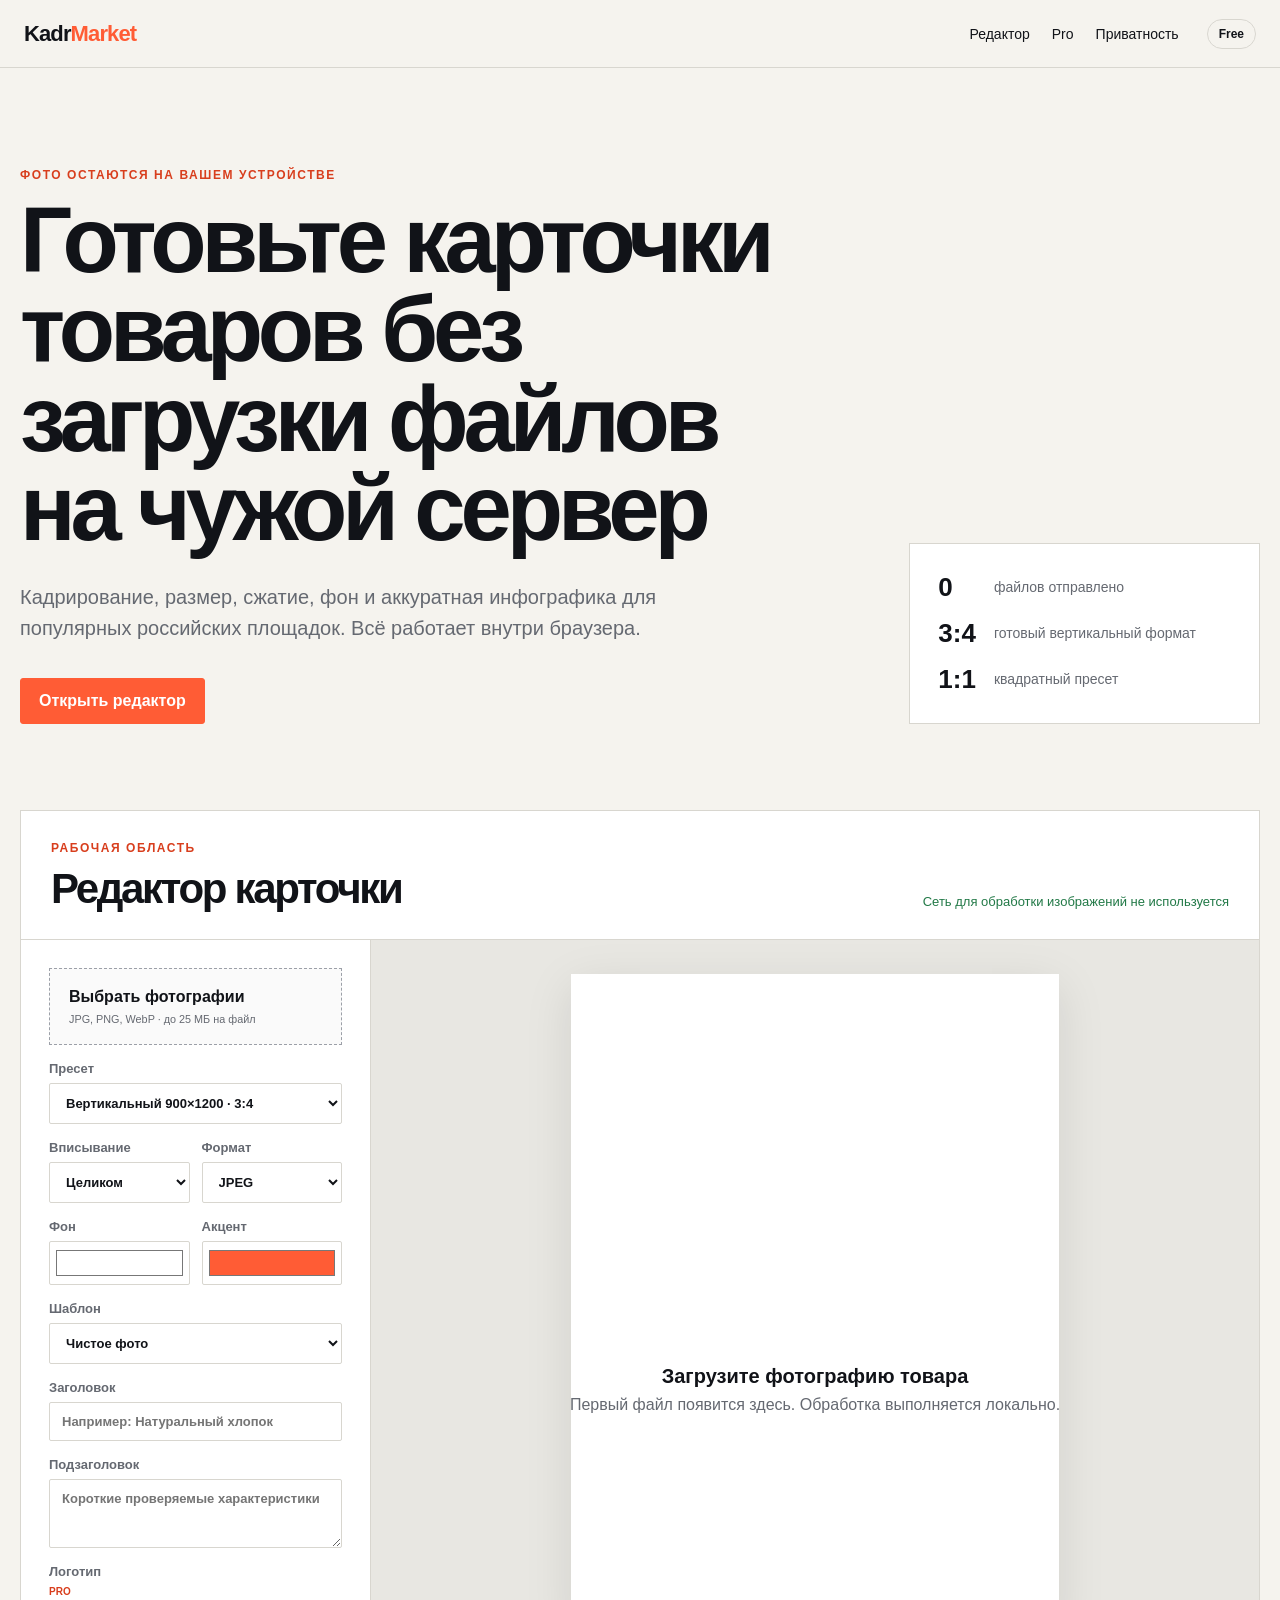
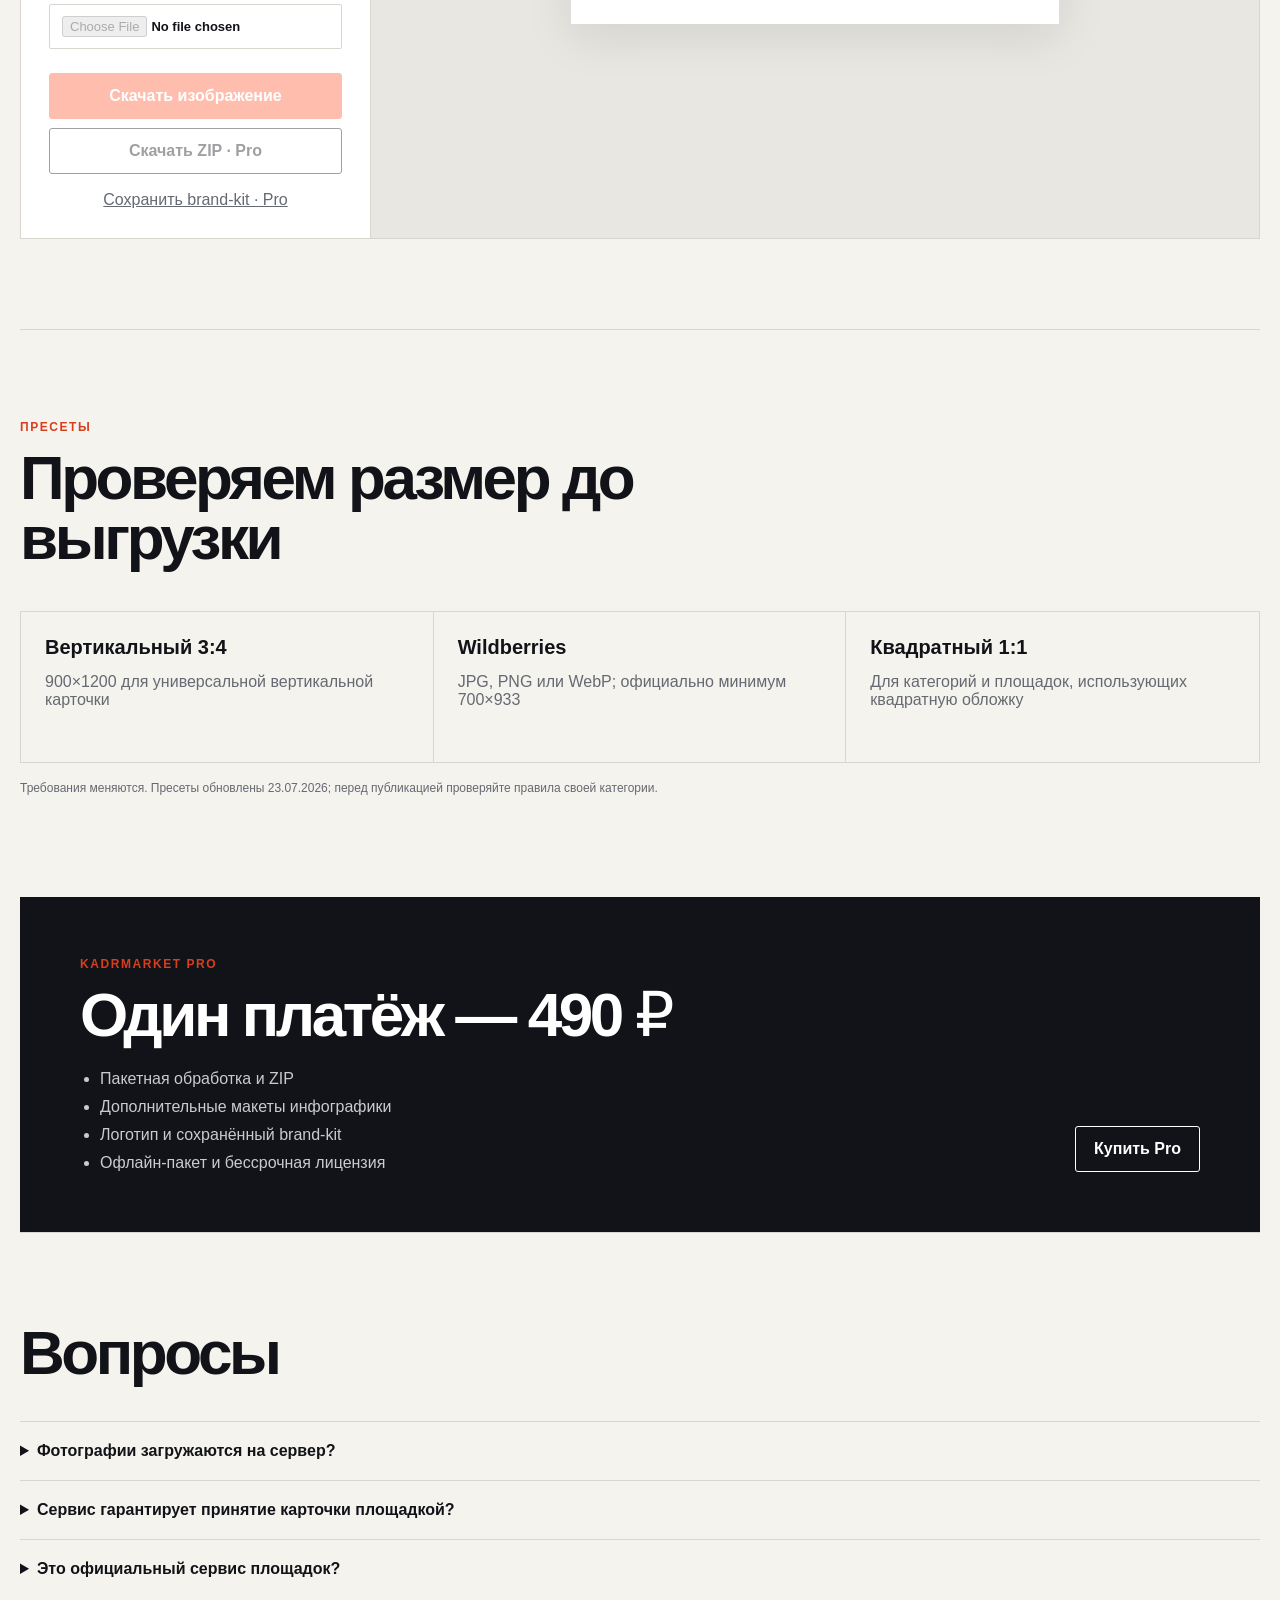
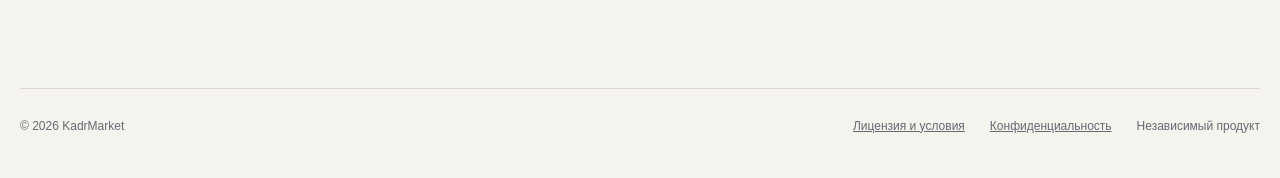
<file: index.html>
<!doctype html>
<html lang="ru">
<head>
  <meta charset="UTF-8">
  <meta name="viewport" content="width=device-width, initial-scale=1.0">
  <meta name="description" content="Подготовка фотографий для карточек товаров: кадрирование 3:4 и 1:1, resize, сжатие, инфографика и пакетный экспорт. Обработка локально в браузере.">
  <meta name="theme-color" content="#111318">
  <link rel="manifest" href="./manifest.webmanifest">
  <title>KadrMarket — подготовка фото для маркетплейсов</title>
  <script src="./config.js"></script>
  <script src="./license-data.js"></script>
  <script type="application/ld+json">
  {
    "@context":"https://schema.org",
    "@type":"SoftwareApplication",
    "name":"KadrMarket",
    "applicationCategory":"MultimediaApplication",
    "operatingSystem":"Любая система с современным браузером",
    "offers":[
      {"@type":"Offer","price":"0","priceCurrency":"RUB","name":"Free"},
      {"@type":"Offer","price":"490","priceCurrency":"RUB","name":"Pro"}
    ]
  }
  </script>
  <script type="module" crossorigin src="./assets/index-DxPdxeED.js"></script>
  <link rel="stylesheet" crossorigin href="./assets/index-B1NsbLbi.css">
</head>
<body>
  <header class="topbar">
    <a class="brand" href="#top">Kadr<span>Market</span></a>
    <nav>
      <a href="#editor">Редактор</a>
      <a href="#pro">Pro</a>
      <a href="./privacy.html">Приватность</a>
    </nav>
    <div id="licenseBadge" class="license-badge">Free</div>
  </header>

  <main id="top">
    <section class="hero">
      <div>
        <p class="eyebrow">Фото остаются на вашем устройстве</p>
        <h1>Готовьте карточки товаров без загрузки файлов на чужой сервер</h1>
        <p class="hero-copy">Кадрирование, размер, сжатие, фон и аккуратная инфографика для популярных российских площадок. Всё работает внутри браузера.</p>
        <a class="button primary" href="#editor">Открыть редактор</a>
      </div>
      <div class="hero-proof">
        <b>0</b><span>файлов отправлено</span>
        <b>3:4</b><span>готовый вертикальный формат</span>
        <b>1:1</b><span>квадратный пресет</span>
      </div>
    </section>

    <section id="editor" class="editor-shell">
      <div class="editor-head">
        <div><p class="eyebrow">Рабочая область</p><h2>Редактор карточки</h2></div>
        <p id="privacyStatus" class="privacy-status">Сеть для обработки изображений не используется</p>
      </div>

      <div class="editor-grid">
        <aside class="controls">
          <label class="upload">
            <input id="imageInput" type="file" accept="image/jpeg,image/png,image/webp" multiple>
            <span>Выбрать фотографии</span>
            <small>JPG, PNG, WebP · до 25 МБ на файл</small>
          </label>

          <label>Пресет
            <select id="preset">
              <option value="wb">Вертикальный 900×1200 · 3:4</option>
              <option value="square">Квадратный 1200×1200 · 1:1</option>
              <option value="avito">Горизонтальный 1200×900 · 4:3</option>
              <option value="custom">Свой размер</option>
            </select>
          </label>
          <div id="customSize" class="two-cols hidden">
            <label>Ширина<input id="customWidth" type="number" min="200" max="5000" value="1200"></label>
            <label>Высота<input id="customHeight" type="number" min="200" max="5000" value="1200"></label>
          </div>

          <div class="two-cols">
            <label>Вписывание
              <select id="fit">
                <option value="contain">Целиком</option>
                <option value="cover">Заполнить кадр</option>
              </select>
            </label>
            <label>Формат
              <select id="format">
                <option value="image/jpeg">JPEG</option>
                <option value="image/webp">WebP</option>
                <option value="image/png">PNG</option>
              </select>
            </label>
          </div>

          <div class="two-cols">
            <label>Фон<input id="background" type="color" value="#ffffff"></label>
            <label>Акцент<input id="accent" type="color" value="#ff5c35"></label>
          </div>

          <label>Шаблон
            <select id="template">
              <option value="clean">Чистое фото</option>
              <option value="bold" data-pro>Bold · Pro</option>
              <option value="spec" data-pro>Характеристики · Pro</option>
              <option value="minimal" data-pro>Минимал · Pro</option>
            </select>
          </label>
          <label>Заголовок<input id="titleText" maxlength="55" placeholder="Например: Натуральный хлопок"></label>
          <label>Подзаголовок<textarea id="subtitleText" maxlength="120" rows="3" placeholder="Короткие проверяемые характеристики"></textarea></label>
          <label>Логотип <span class="pro-mark">Pro</span><input id="logoInput" type="file" accept="image/png,image/jpeg,image/webp" data-pro></label>

          <div class="actions">
            <button id="exportOne" class="button primary" disabled>Скачать изображение</button>
            <button id="exportBatch" class="button secondary" data-pro disabled>Скачать ZIP · Pro</button>
          </div>
          <button id="saveBrand" class="link-button" data-pro>Сохранить brand-kit · Pro</button>
        </aside>

        <section class="workspace">
          <canvas id="previewCanvas" width="900" height="1200"></canvas>
          <div id="emptyState" class="empty-state">
            <strong>Загрузите фотографию товара</strong>
            <span>Первый файл появится здесь. Обработка выполняется локально.</span>
          </div>
          <div id="fileStrip" class="file-strip"></div>
          <p id="imageMeta" class="image-meta"></p>
        </section>
      </div>
    </section>

    <section class="requirements">
      <p class="eyebrow">Пресеты</p>
      <h2>Проверяем размер до выгрузки</h2>
      <div class="requirement-grid">
        <article><b>Вертикальный 3:4</b><span>900×1200 для универсальной вертикальной карточки</span></article>
        <article><b>Wildberries</b><span>JPG, PNG или WebP; официально минимум 700×933</span></article>
        <article><b>Квадратный 1:1</b><span>Для категорий и площадок, использующих квадратную обложку</span></article>
      </div>
      <p class="source-note">Требования меняются. Пресеты обновлены 23.07.2026; перед публикацией проверяйте правила своей категории.</p>
    </section>

    <section id="pro" class="pro-section">
      <div>
        <p class="eyebrow">KadrMarket Pro</p>
        <h2>Один платёж — 490 ₽</h2>
        <ul>
          <li>Пакетная обработка и ZIP</li>
          <li>Дополнительные макеты инфографики</li>
          <li>Логотип и сохранённый brand-kit</li>
          <li>Офлайн-пакет и бессрочная лицензия</li>
        </ul>
      </div>
      <button id="buyPro" class="button light">Купить Pro</button>
    </section>

    <section class="faq">
      <h2>Вопросы</h2>
      <details><summary>Фотографии загружаются на сервер?</summary><p>Нет. Декодирование, Canvas и экспорт работают локально в браузере. KadrMarket не получает содержимое файлов.</p></details>
      <details><summary>Сервис гарантирует принятие карточки площадкой?</summary><p>Нет. Технические требования и правила категорий меняются; окончательное решение принимает площадка.</p></details>
      <details><summary>Это официальный сервис площадок?</summary><p>Нет. KadrMarket — независимый редактор и не аффилирован с Avito, Ozon или Wildberries.</p></details>
    </section>
  </main>

  <dialog id="orderDialog">
    <form method="dialog">
      <button class="dialog-close" aria-label="Закрыть">×</button>
      <p class="eyebrow">Покупка Pro</p>
      <h2>Оплата по СБП</h2>
      <div class="order-data">
        <span>Заказ</span><b id="orderId"></b>
        <span>Банк</span><b id="orderBank"></b>
        <span>Телефон</span><b id="orderPhone"></b>
        <span>Получатель</span><b id="orderRecipient"></b>
        <span>Сумма</span><b>490 ₽</b>
      </div>
      <p>После перевода нажмите кнопку: откроется письмо с номером заказа. Лицензия и Pro ZIP придут после проверки поступления.</p>
      <a id="paidEmail" class="button primary" href="#">Я оплатил — отправить письмо</a>
    </form>
  </dialog>

  <footer>
    <span>© 2026 KadrMarket</span>
    <a href="./license.html">Лицензия и условия</a>
    <a href="./privacy.html">Конфиденциальность</a>
    <span>Независимый продукт</span>
  </footer>

</body>
</html>
</file>
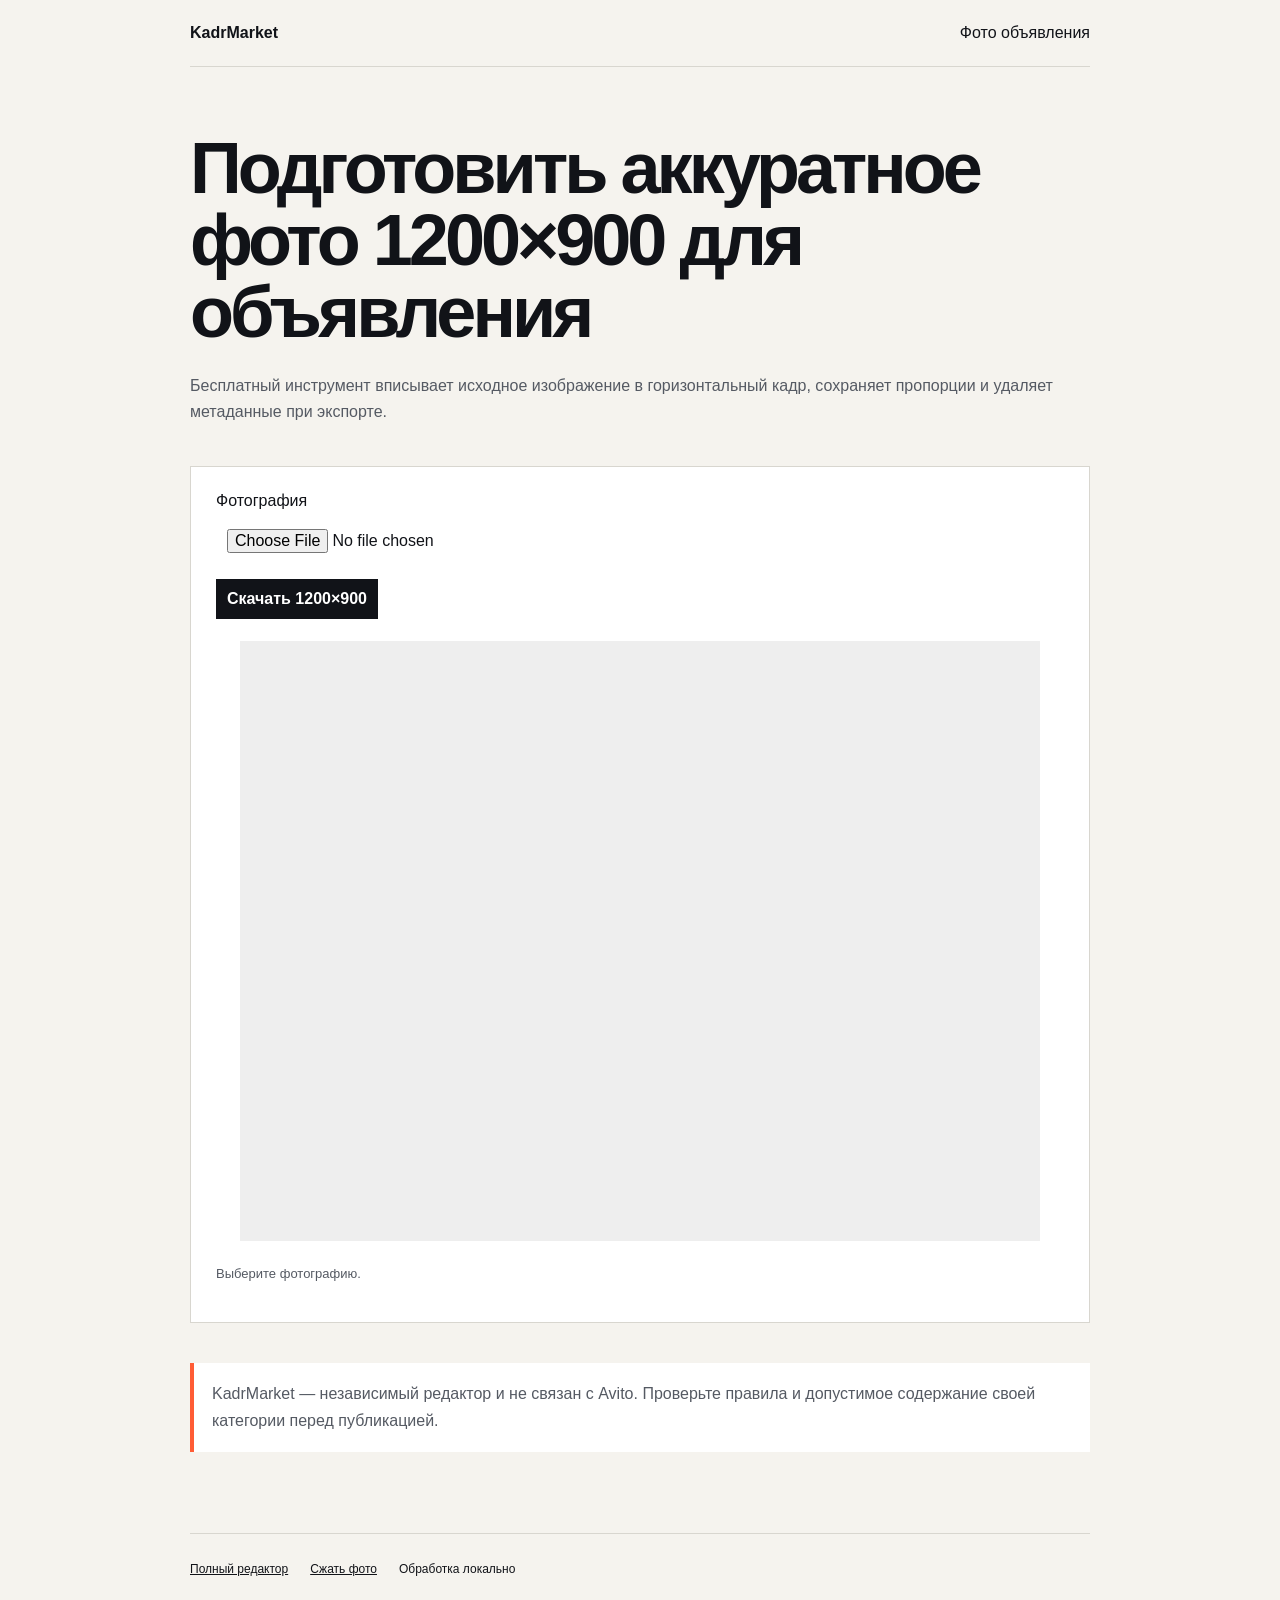
<file: avito-photo.html>
<!doctype html><html lang="ru"><head><meta charset="utf-8"><meta name="viewport" content="width=device-width,initial-scale=1"><meta name="description" content="Подготовить горизонтальное фото 1200×900 для объявления: локальный resize и удаление EXIF."><link rel="stylesheet" href="./info.css"><title>Подготовить фото для объявления — KadrMarket</title></head>
<body><header><a href="./">KadrMarket</a><span>Фото объявления</span></header><main><h1>Подготовить аккуратное фото 1200×900 для объявления</h1><p>Бесплатный инструмент вписывает исходное изображение в горизонтальный кадр, сохраняет пропорции и удаляет метаданные при экспорте.</p>
<section class="tool" data-lite-tool data-width="1200" data-height="900"><label>Фотография<input type="file" accept="image/jpeg,image/png,image/webp"></label><button disabled>Скачать 1200×900</button><canvas width="1200" height="900"></canvas><p class="result">Выберите фотографию.</p></section>
<p class="notice">KadrMarket — независимый редактор и не связан с Avito. Проверьте правила и допустимое содержание своей категории перед публикацией.</p></main><footer><a href="./">Полный редактор</a><a href="./compress-photo.html">Сжать фото</a><span>Обработка локально</span></footer><script src="./tool-lite.js"></script></body></html>
</file>
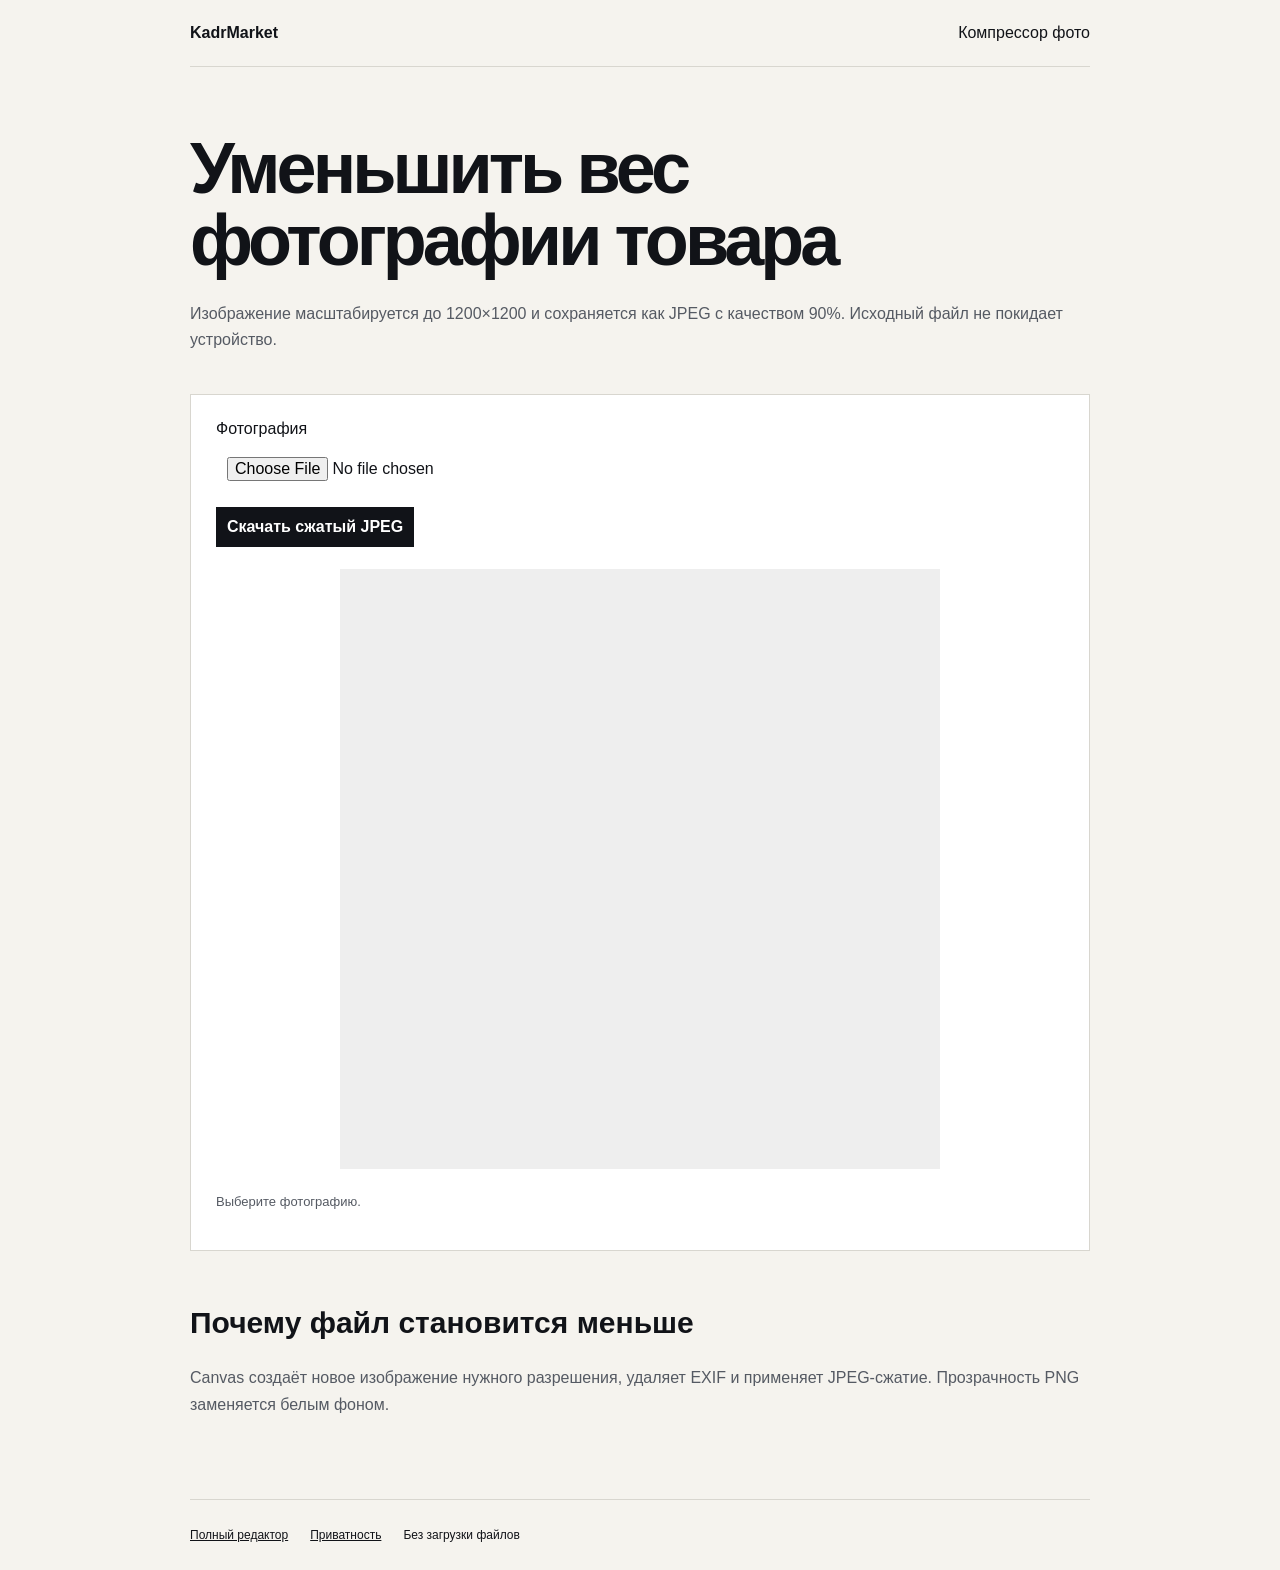
<file: compress-photo.html>
<!doctype html><html lang="ru"><head><meta charset="utf-8"><meta name="viewport" content="width=device-width,initial-scale=1"><meta name="description" content="Сжать и уменьшить фотографию товара до 1200×1200 локально в браузере."><link rel="stylesheet" href="./info.css"><title>Сжать фото товара онлайн — KadrMarket</title></head>
<body><header><a href="./">KadrMarket</a><span>Компрессор фото</span></header><main><h1>Уменьшить вес фотографии товара</h1><p>Изображение масштабируется до 1200×1200 и сохраняется как JPEG с качеством 90%. Исходный файл не покидает устройство.</p>
<section class="tool" data-lite-tool data-width="1200" data-height="1200"><label>Фотография<input type="file" accept="image/jpeg,image/png,image/webp"></label><button disabled>Скачать сжатый JPEG</button><canvas width="1200" height="1200"></canvas><p class="result">Выберите фотографию.</p></section>
<h2>Почему файл становится меньше</h2><p>Canvas создаёт новое изображение нужного разрешения, удаляет EXIF и применяет JPEG-сжатие. Прозрачность PNG заменяется белым фоном.</p></main><footer><a href="./">Полный редактор</a><a href="./privacy.html">Приватность</a><span>Без загрузки файлов</span></footer><script src="./tool-lite.js"></script></body></html>
</file>
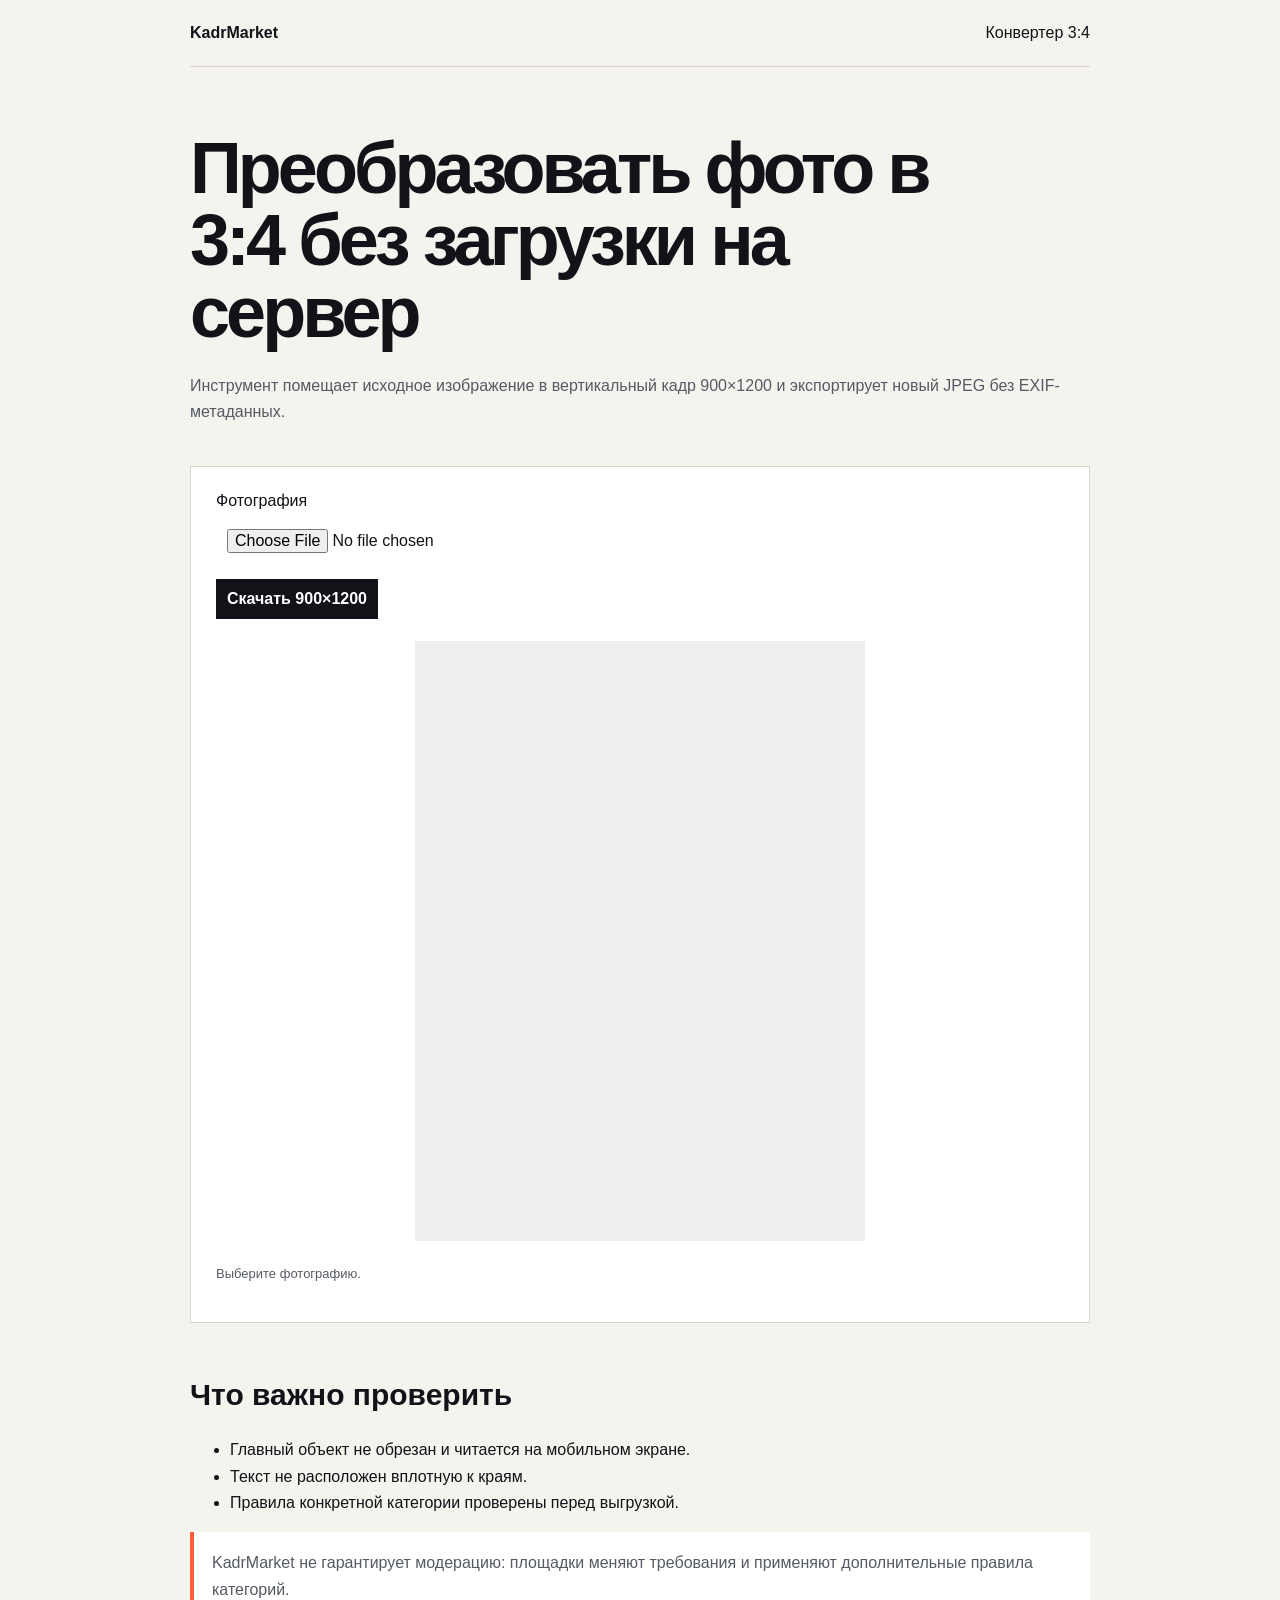
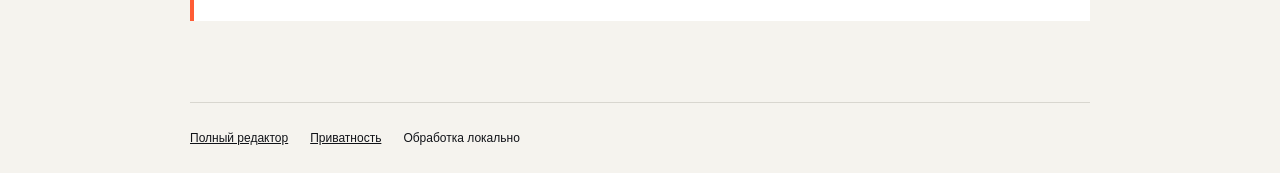
<file: converter-3x4.html>
<!doctype html><html lang="ru"><head><meta charset="utf-8"><meta name="viewport" content="width=device-width,initial-scale=1"><meta name="description" content="Бесплатно преобразовать фото в вертикальный формат 3:4 900×1200. Файл обрабатывается локально в браузере."><link rel="stylesheet" href="./info.css"><title>Конвертер фото 3:4 онлайн — KadrMarket</title></head>
<body><header><a href="./">KadrMarket</a><span>Конвертер 3:4</span></header><main><h1>Преобразовать фото в 3:4 без загрузки на сервер</h1><p>Инструмент помещает исходное изображение в вертикальный кадр 900×1200 и экспортирует новый JPEG без EXIF-метаданных.</p>
<section class="tool" data-lite-tool data-width="900" data-height="1200"><label>Фотография<input type="file" accept="image/jpeg,image/png,image/webp"></label><button disabled>Скачать 900×1200</button><canvas width="900" height="1200"></canvas><p class="result">Выберите фотографию.</p></section>
<h2>Что важно проверить</h2><ul><li>Главный объект не обрезан и читается на мобильном экране.</li><li>Текст не расположен вплотную к краям.</li><li>Правила конкретной категории проверены перед выгрузкой.</li></ul><p class="notice">KadrMarket не гарантирует модерацию: площадки меняют требования и применяют дополнительные правила категорий.</p></main><footer><a href="./">Полный редактор</a><a href="./privacy.html">Приватность</a><span>Обработка локально</span></footer><script src="./tool-lite.js"></script></body></html>
</file>
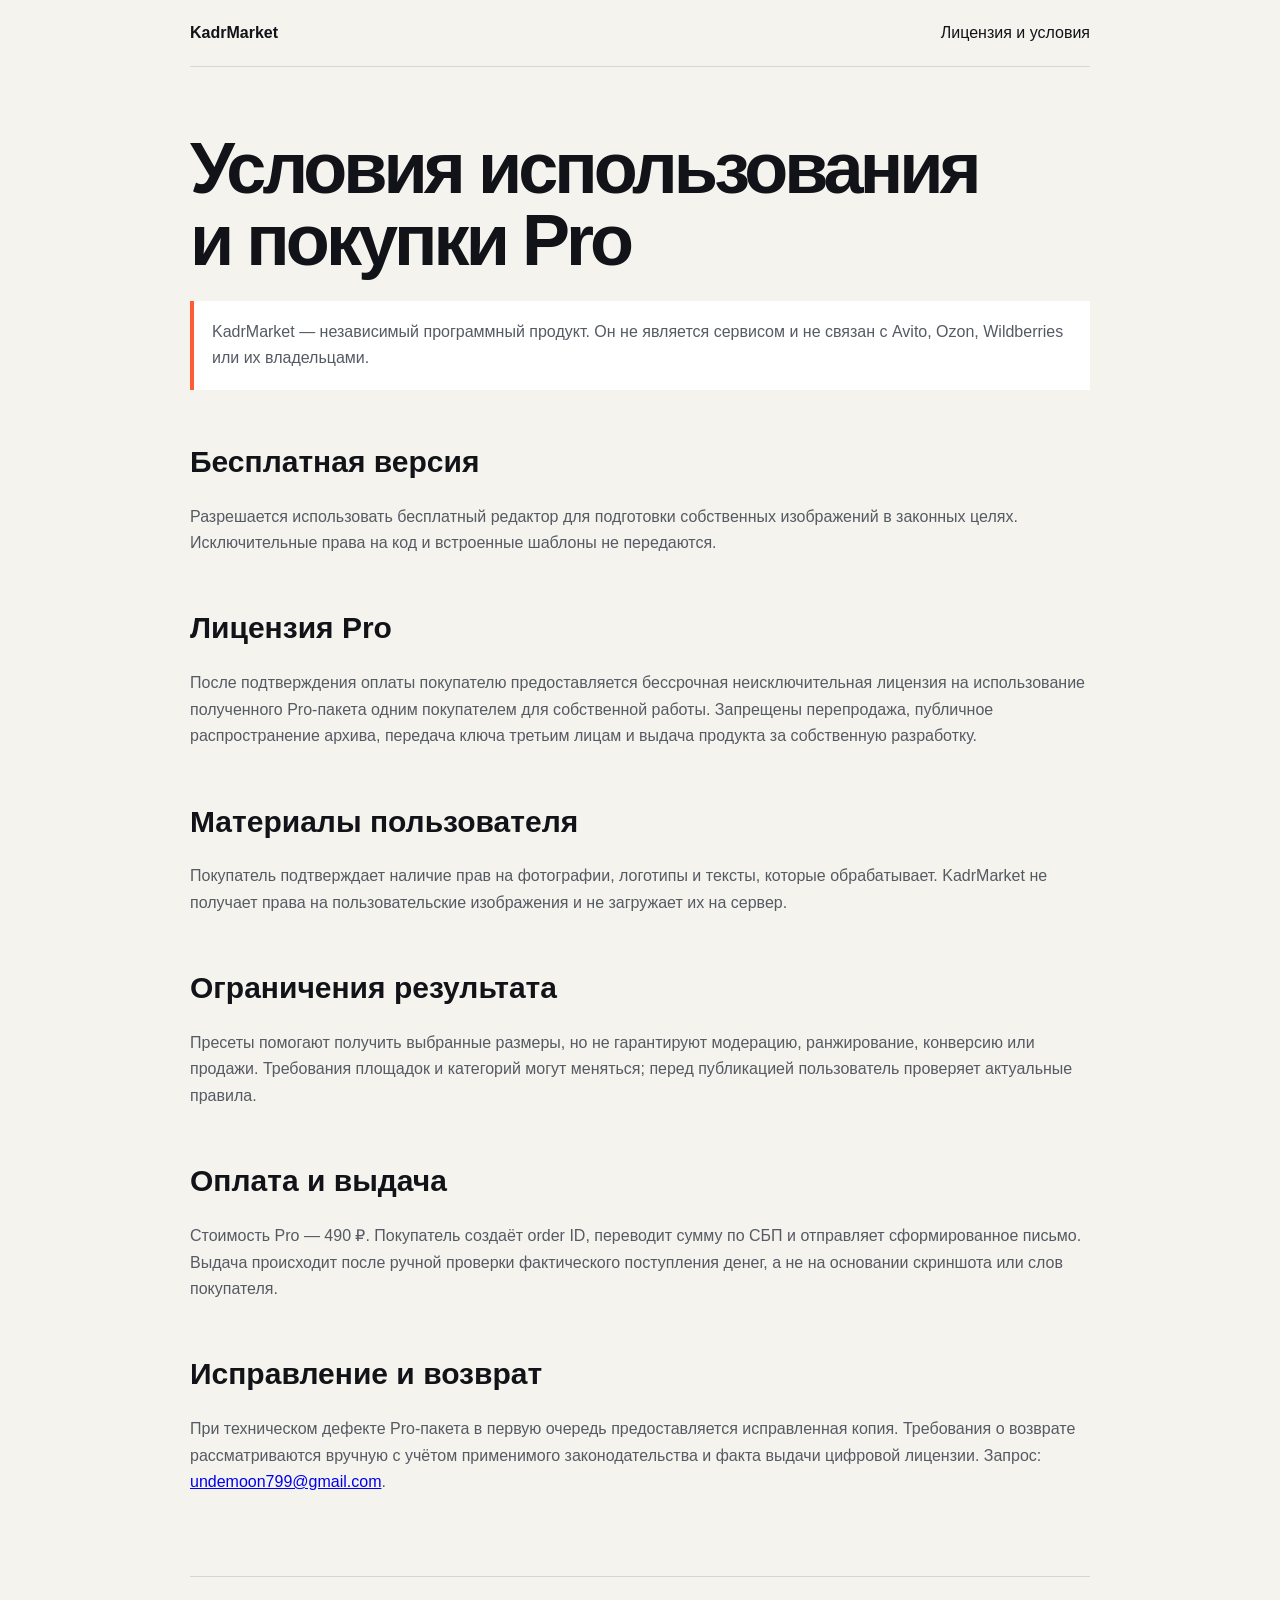
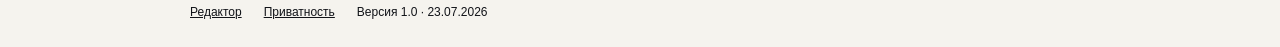
<file: license.html>
<!doctype html><html lang="ru"><head><meta charset="utf-8"><meta name="viewport" content="width=device-width,initial-scale=1"><meta name="robots" content="index,follow"><link rel="stylesheet" href="./info.css"><title>Лицензия и условия KadrMarket</title></head>
<body><header><a href="./">KadrMarket</a><span>Лицензия и условия</span></header><main>
<h1>Условия использования и покупки Pro</h1>
<p class="notice">KadrMarket — независимый программный продукт. Он не является сервисом и не связан с Avito, Ozon, Wildberries или их владельцами.</p>
<h2>Бесплатная версия</h2>
<p>Разрешается использовать бесплатный редактор для подготовки собственных изображений в законных целях. Исключительные права на код и встроенные шаблоны не передаются.</p>
<h2>Лицензия Pro</h2>
<p>После подтверждения оплаты покупателю предоставляется бессрочная неисключительная лицензия на использование полученного Pro-пакета одним покупателем для собственной работы. Запрещены перепродажа, публичное распространение архива, передача ключа третьим лицам и выдача продукта за собственную разработку.</p>
<h2>Материалы пользователя</h2>
<p>Покупатель подтверждает наличие прав на фотографии, логотипы и тексты, которые обрабатывает. KadrMarket не получает права на пользовательские изображения и не загружает их на сервер.</p>
<h2>Ограничения результата</h2>
<p>Пресеты помогают получить выбранные размеры, но не гарантируют модерацию, ранжирование, конверсию или продажи. Требования площадок и категорий могут меняться; перед публикацией пользователь проверяет актуальные правила.</p>
<h2>Оплата и выдача</h2>
<p>Стоимость Pro — 490 ₽. Покупатель создаёт order ID, переводит сумму по СБП и отправляет сформированное письмо. Выдача происходит после ручной проверки фактического поступления денег, а не на основании скриншота или слов покупателя.</p>
<h2>Исправление и возврат</h2>
<p>При техническом дефекте Pro-пакета в первую очередь предоставляется исправленная копия. Требования о возврате рассматриваются вручную с учётом применимого законодательства и факта выдачи цифровой лицензии. Запрос: <a href="mailto:undemoon799@gmail.com">undemoon799@gmail.com</a>.</p>
</main><footer><a href="./">Редактор</a><a href="./privacy.html">Приватность</a><span>Версия 1.0 · 23.07.2026</span></footer></body></html>
</file>
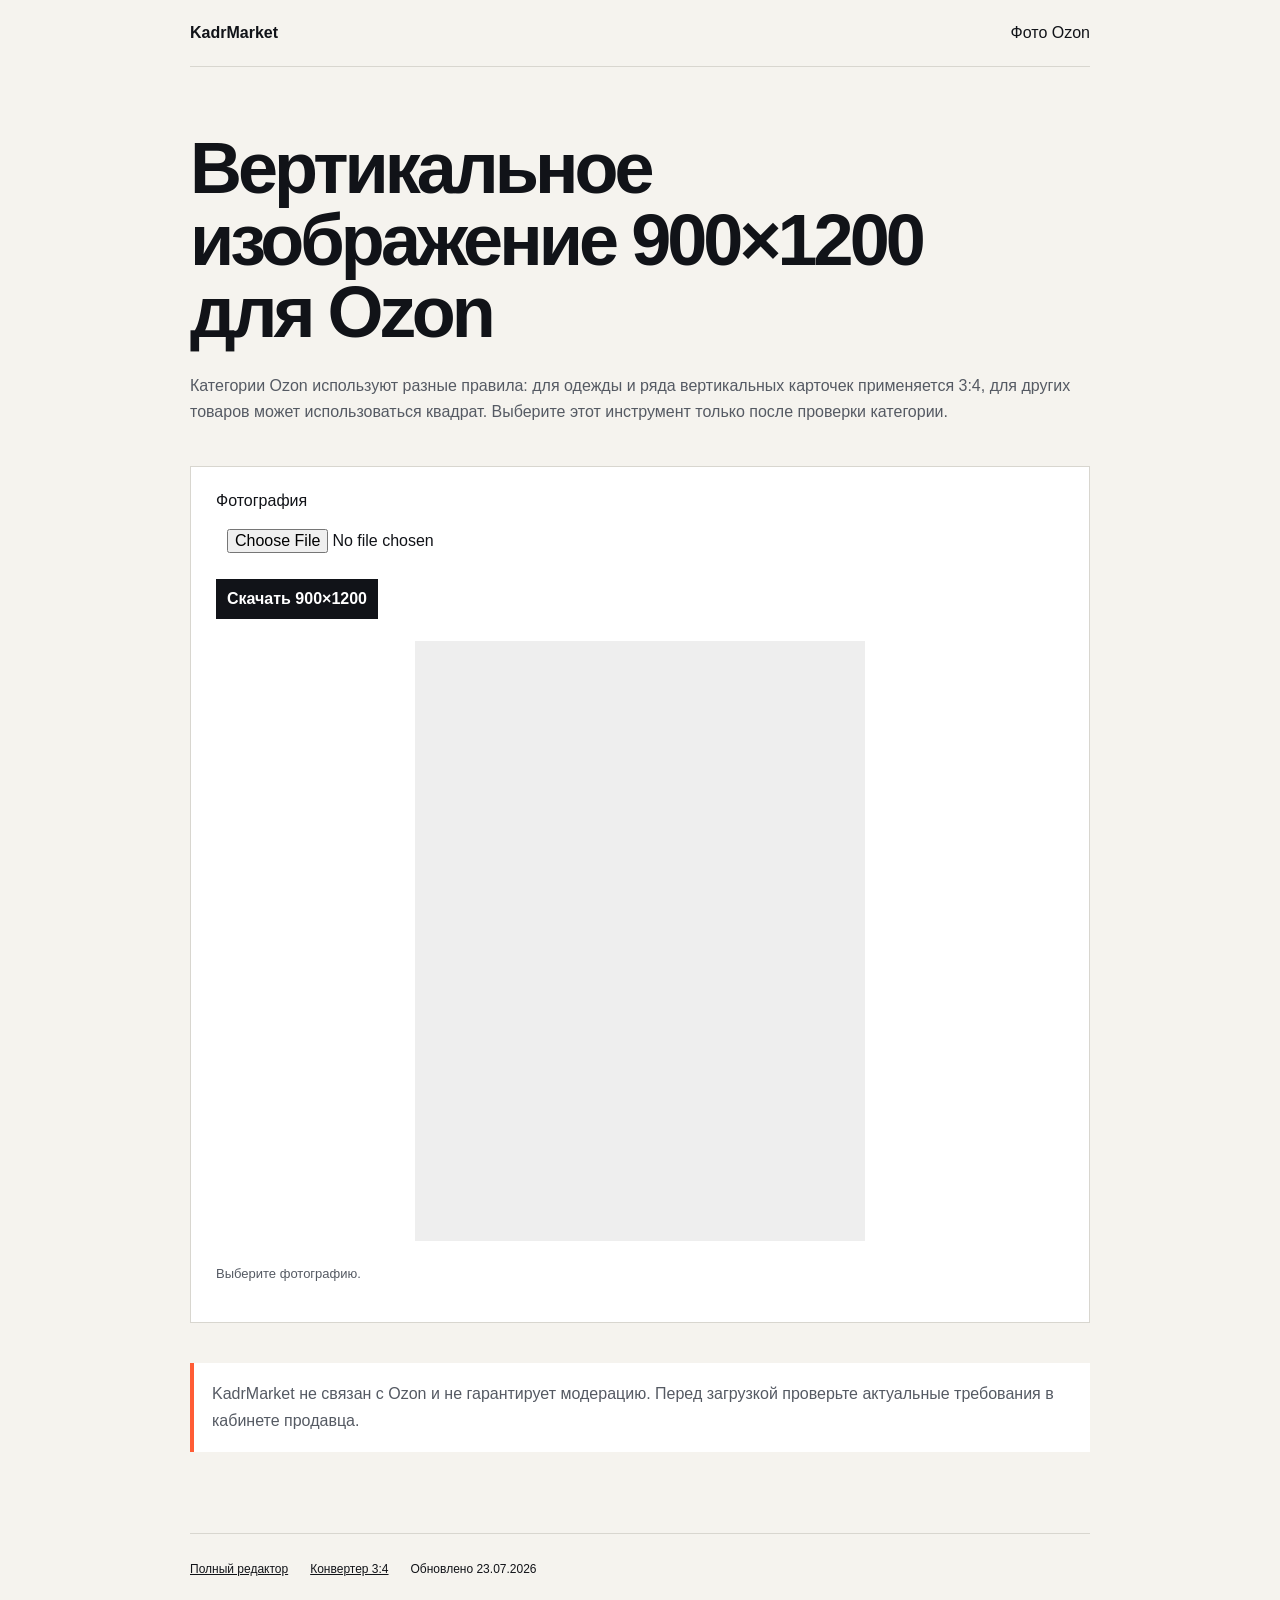
<file: ozon-image.html>
<!doctype html><html lang="ru"><head><meta charset="utf-8"><meta name="viewport" content="width=device-width,initial-scale=1"><meta name="description" content="Подготовить вертикальное изображение 900×1200 для категорий Ozon, использующих формат 3:4."><link rel="stylesheet" href="./info.css"><title>Подготовка изображения Ozon 900×1200 — KadrMarket</title></head>
<body><header><a href="./">KadrMarket</a><span>Фото Ozon</span></header><main><h1>Вертикальное изображение 900×1200 для Ozon</h1><p>Категории Ozon используют разные правила: для одежды и ряда вертикальных карточек применяется 3:4, для других товаров может использоваться квадрат. Выберите этот инструмент только после проверки категории.</p>
<section class="tool" data-lite-tool data-width="900" data-height="1200"><label>Фотография<input type="file" accept="image/jpeg,image/png,image/webp"></label><button disabled>Скачать 900×1200</button><canvas width="900" height="1200"></canvas><p class="result">Выберите фотографию.</p></section>
<p class="notice">KadrMarket не связан с Ozon и не гарантирует модерацию. Перед загрузкой проверьте актуальные требования в кабинете продавца.</p></main><footer><a href="./">Полный редактор</a><a href="./converter-3x4.html">Конвертер 3:4</a><span>Обновлено 23.07.2026</span></footer><script src="./tool-lite.js"></script></body></html>
</file>
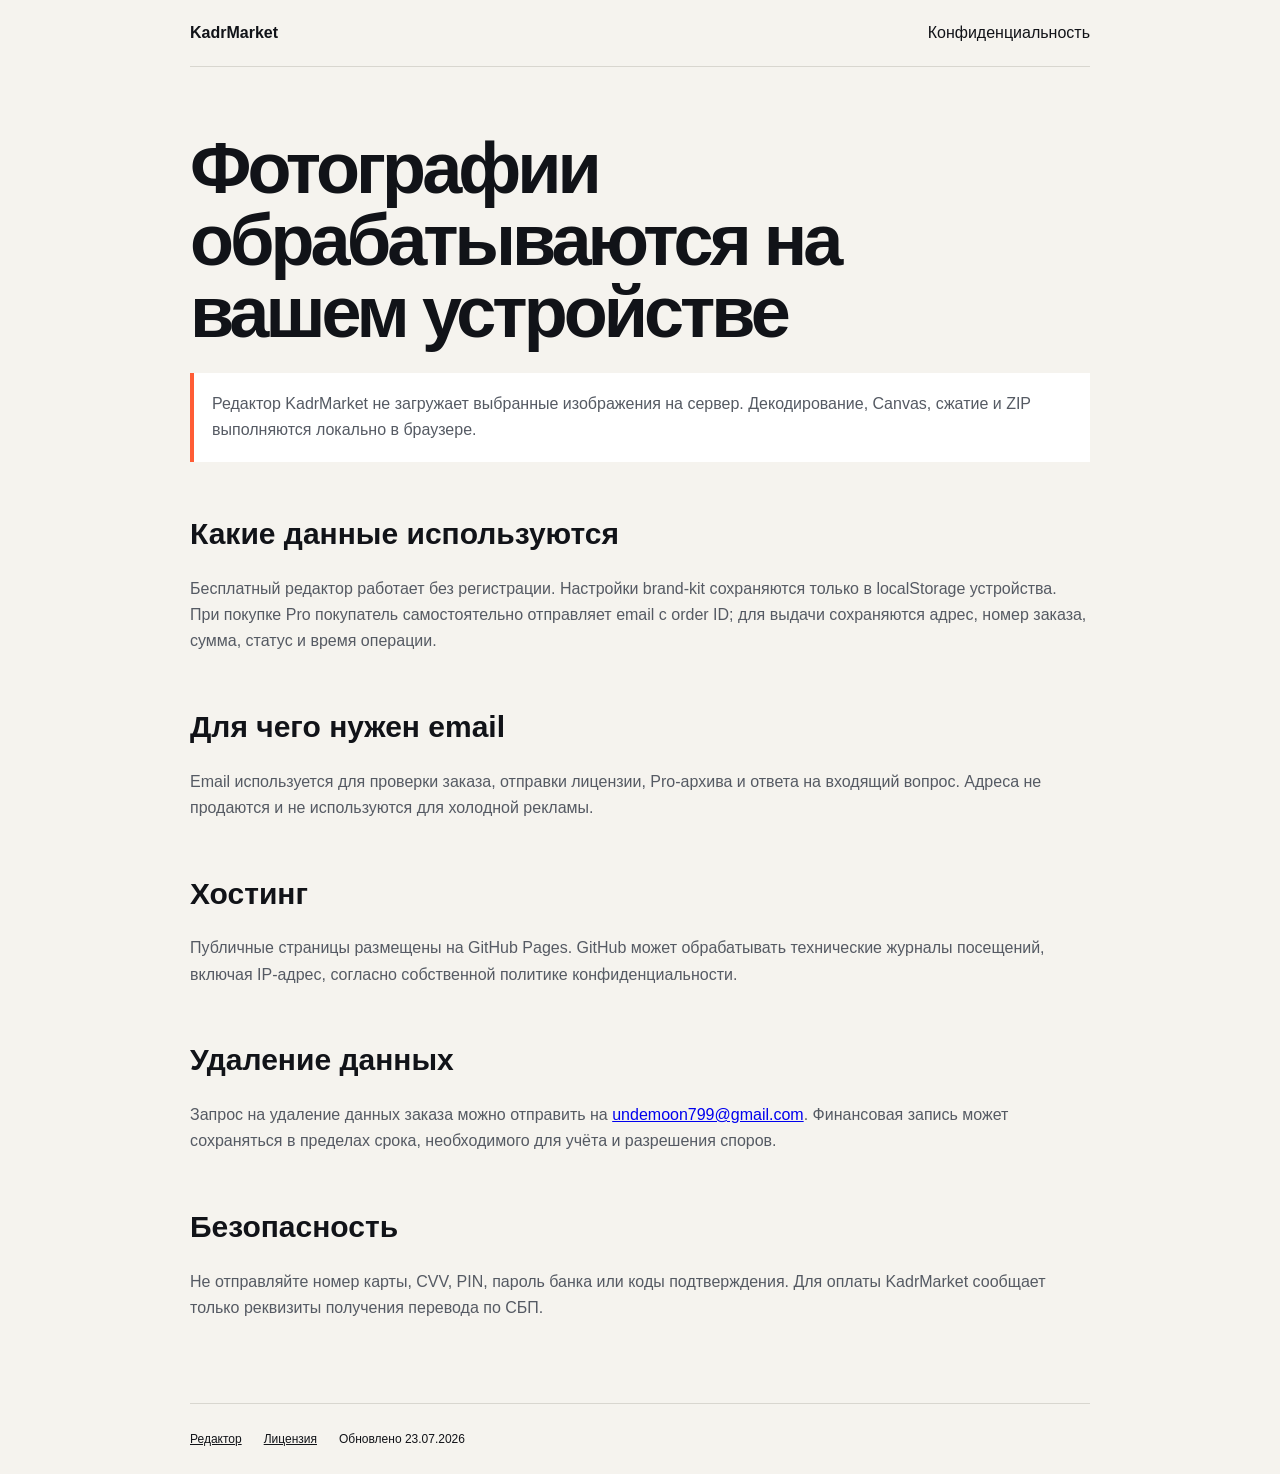
<file: privacy.html>
<!doctype html><html lang="ru"><head><meta charset="utf-8"><meta name="viewport" content="width=device-width,initial-scale=1"><meta name="robots" content="index,follow"><link rel="stylesheet" href="./info.css"><title>Конфиденциальность KadrMarket</title></head>
<body><header><a href="./">KadrMarket</a><span>Конфиденциальность</span></header><main>
<h1>Фотографии обрабатываются на вашем устройстве</h1>
<p class="notice">Редактор KadrMarket не загружает выбранные изображения на сервер. Декодирование, Canvas, сжатие и ZIP выполняются локально в браузере.</p>
<h2>Какие данные используются</h2>
<p>Бесплатный редактор работает без регистрации. Настройки brand-kit сохраняются только в localStorage устройства. При покупке Pro покупатель самостоятельно отправляет email с order ID; для выдачи сохраняются адрес, номер заказа, сумма, статус и время операции.</p>
<h2>Для чего нужен email</h2>
<p>Email используется для проверки заказа, отправки лицензии, Pro-архива и ответа на входящий вопрос. Адреса не продаются и не используются для холодной рекламы.</p>
<h2>Хостинг</h2>
<p>Публичные страницы размещены на GitHub Pages. GitHub может обрабатывать технические журналы посещений, включая IP-адрес, согласно собственной политике конфиденциальности.</p>
<h2>Удаление данных</h2>
<p>Запрос на удаление данных заказа можно отправить на <a href="mailto:undemoon799@gmail.com">undemoon799@gmail.com</a>. Финансовая запись может сохраняться в пределах срока, необходимого для учёта и разрешения споров.</p>
<h2>Безопасность</h2>
<p>Не отправляйте номер карты, CVV, PIN, пароль банка или коды подтверждения. Для оплаты KadrMarket сообщает только реквизиты получения перевода по СБП.</p>
</main><footer><a href="./">Редактор</a><a href="./license.html">Лицензия</a><span>Обновлено 23.07.2026</span></footer></body></html>
</file>
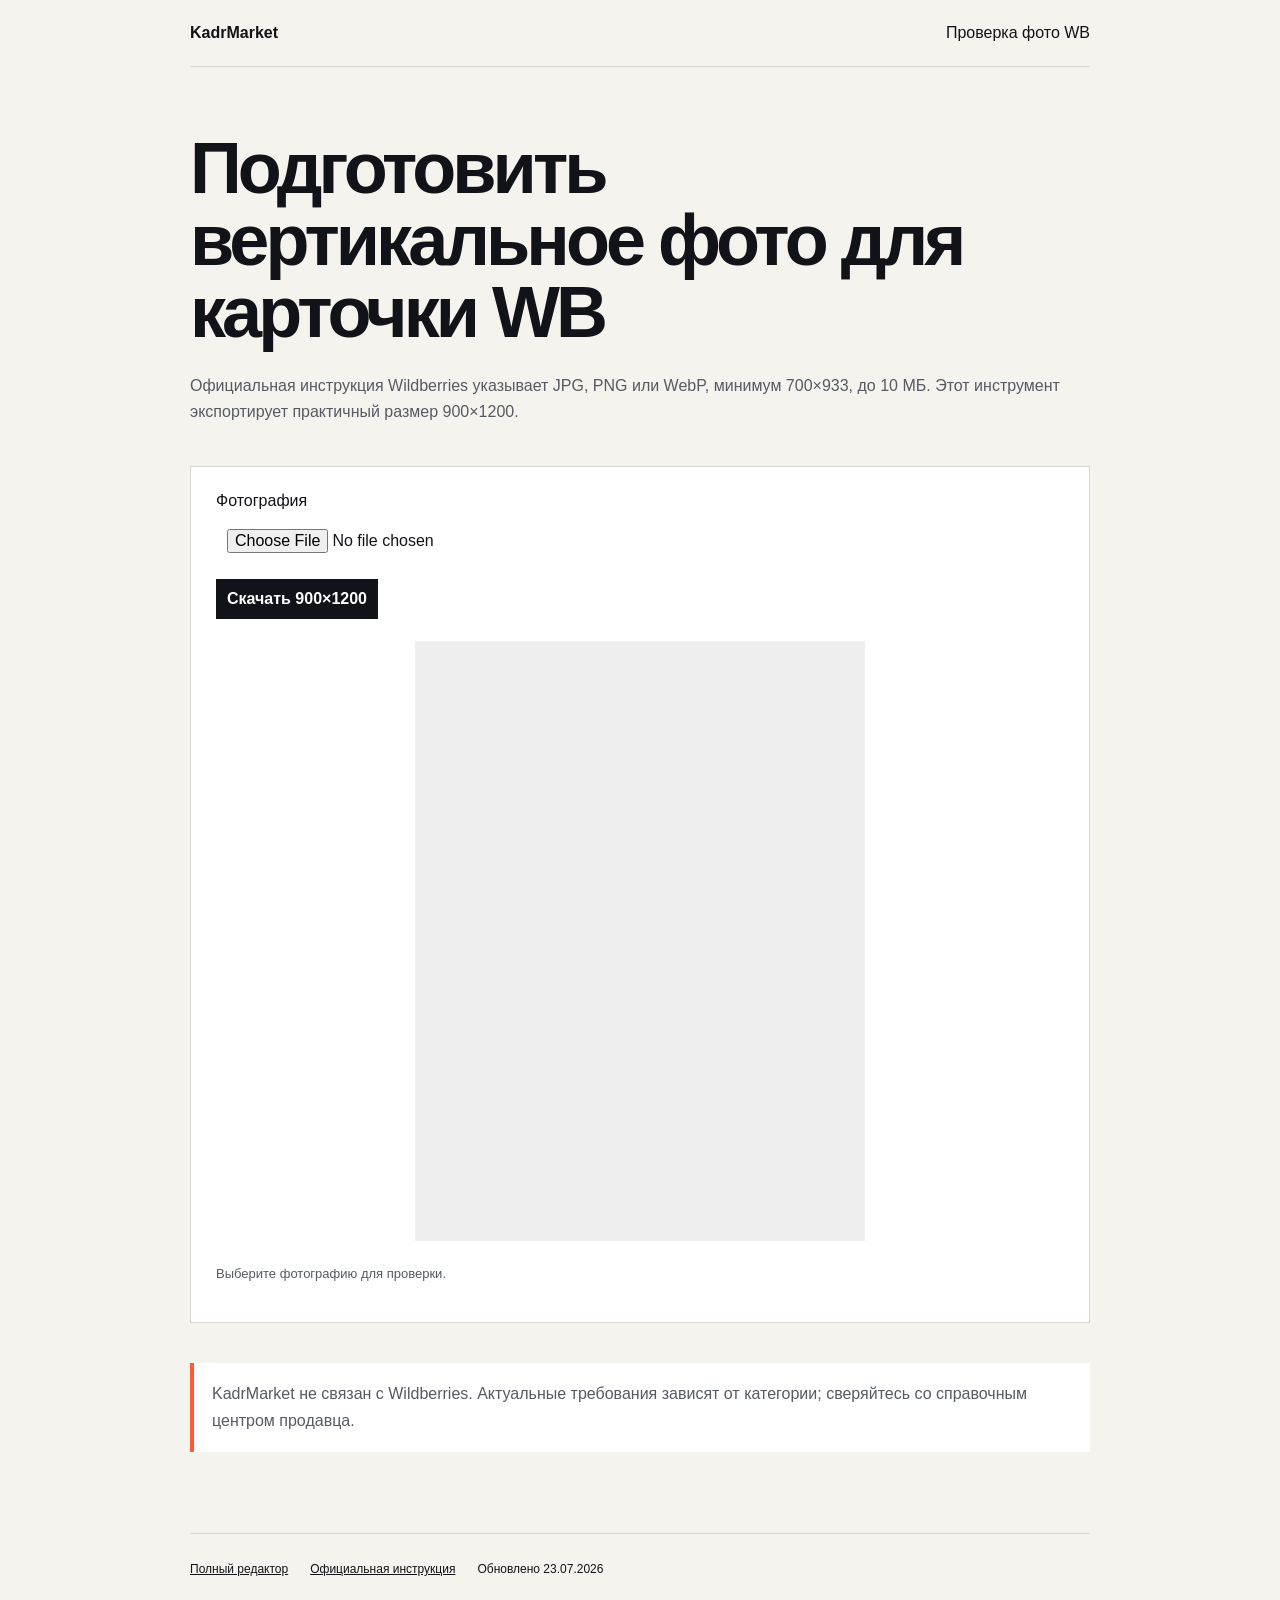
<file: wb-photo-check.html>
<!doctype html><html lang="ru"><head><meta charset="utf-8"><meta name="viewport" content="width=device-width,initial-scale=1"><meta name="description" content="Проверить и подготовить размер фото для карточки Wildberries: вертикальный JPEG 900×1200."><link rel="stylesheet" href="./info.css"><title>Размер фото Wildberries — проверка и конвертер</title></head>
<body><header><a href="./">KadrMarket</a><span>Проверка фото WB</span></header><main><h1>Подготовить вертикальное фото для карточки WB</h1><p>Официальная инструкция Wildberries указывает JPG, PNG или WebP, минимум 700×933, до 10 МБ. Этот инструмент экспортирует практичный размер 900×1200.</p>
<section class="tool" data-lite-tool data-width="900" data-height="1200"><label>Фотография<input type="file" accept="image/jpeg,image/png,image/webp"></label><button disabled>Скачать 900×1200</button><canvas width="900" height="1200"></canvas><p class="result">Выберите фотографию для проверки.</p></section>
<p class="notice">KadrMarket не связан с Wildberries. Актуальные требования зависят от категории; сверяйтесь со справочным центром продавца.</p></main><footer><a href="./">Полный редактор</a><a href="https://seller.wildberries.ru/instructions/ru/ru/material/how-to-create-a-product-profile-rb">Официальная инструкция</a><span>Обновлено 23.07.2026</span></footer><script src="./tool-lite.js"></script></body></html>
</file>
<file: assets/index-B1NsbLbi.css>
:root{--ink:#111318;--paper:#f5f3ee;--surface:#fff;--muted:#656971;--line:#d8d6cf;--accent:#ff5c35;--accent-dark:#d83e1d;color:var(--ink);background:var(--paper);font-synthesis:none;font-family:Inter,Segoe UI,Arial,sans-serif}*{box-sizing:border-box}html{scroll-behavior:smooth}body{background:var(--paper);min-width:320px;margin:0}button,input,select,textarea{font:inherit}a{color:inherit}.topbar{z-index:10;border-bottom:1px solid var(--line);background:color-mix(in srgb, var(--paper) 94%, transparent);-webkit-backdrop-filter:blur(12px);backdrop-filter:blur(12px);grid-template-columns:1fr auto auto;align-items:center;gap:28px;min-height:68px;padding:0 max(24px,50vw - 620px);display:grid;position:sticky;top:0}.brand{letter-spacing:-.04em;font-size:22px;font-weight:900;text-decoration:none}.brand span{color:var(--accent)}.topbar nav{gap:22px;font-size:14px;display:flex}.topbar nav a{text-decoration:none}.license-badge{border:1px solid var(--line);border-radius:999px;padding:7px 11px;font-size:12px;font-weight:700}.license-badge.pro{border-color:var(--accent);color:var(--accent-dark)}main,footer{width:min(1240px,100% - 40px);margin-inline:auto}.hero{grid-template-columns:1.5fr .65fr;align-items:end;gap:80px;padding:100px 0 86px;display:grid}.eyebrow{color:var(--accent-dark);letter-spacing:.13em;text-transform:uppercase;margin:0 0 14px;font-size:12px;font-weight:800}h1,h2{letter-spacing:-.055em;margin:0;line-height:.97}h1{max-width:850px;font-size:clamp(48px,7.2vw,94px)}h2{font-size:clamp(36px,5vw,62px)}.hero-copy{max-width:700px;color:var(--muted);margin:28px 0 34px;font-size:20px;line-height:1.55}.hero-proof{border:1px solid var(--line);background:var(--surface);grid-template-columns:auto 1fr;gap:15px 18px;padding:28px;display:grid}.hero-proof b{font-size:26px}.hero-proof span{color:var(--muted);align-self:center;font-size:14px}.button{border:1px solid var(--ink);min-height:46px;color:var(--ink);cursor:pointer;background:0 0;border-radius:3px;justify-content:center;align-items:center;padding:0 18px;font-weight:750;text-decoration:none;display:inline-flex}.button:disabled{opacity:.4;cursor:not-allowed}.button.primary{border-color:var(--accent);background:var(--accent);color:#fff}.button.primary:hover{background:var(--accent-dark)}.button.secondary:hover{background:var(--ink);color:#fff}.button.light{color:#fff;border-color:#fff}.editor-shell{border:1px solid var(--line);background:var(--surface);margin-bottom:90px}.editor-head{border-bottom:1px solid var(--line);justify-content:space-between;align-items:end;gap:35px;padding:30px;display:flex}.editor-head h2{font-size:42px}.privacy-status{color:#227947;text-align:right;max-width:370px;margin:0;font-size:13px}.editor-grid{grid-template-columns:350px 1fr;min-height:760px;display:grid}.controls{border-right:1px solid var(--line);flex-direction:column;gap:16px;padding:28px;display:flex}.controls label{color:var(--muted);gap:7px;font-size:13px;font-weight:650;display:grid}.controls input,.controls select,.controls textarea{border:1px solid var(--line);width:100%;color:var(--ink);background:#fff;border-radius:2px;padding:11px 12px}.controls input[type=color]{height:44px;padding:4px}.upload{cursor:pointer;background:#fafafa;border:1px dashed #9ca0a8;padding:19px}.upload input{opacity:0;block-size:1px;inline-size:1px;position:absolute}.upload span{color:var(--ink);font-size:16px}.upload small{font-weight:400}.two-cols{grid-template-columns:1fr 1fr;gap:12px;display:grid}.hidden{display:none!important}.pro-mark{color:var(--accent-dark);text-transform:uppercase;font-size:10px}.actions{gap:9px;margin-top:8px;display:grid}.link-button{color:var(--muted);cursor:pointer;background:0 0;border:0;text-decoration:underline}.workspace{background:#e8e7e2;align-content:start;place-items:center;gap:20px;padding:34px;display:grid;position:relative;overflow:auto}#previewCanvas{background:#fff;width:auto;max-width:min(100%,650px);height:auto;max-height:650px;display:block;box-shadow:0 12px 45px #1113181a}.empty-state{color:var(--muted);text-align:center;pointer-events:none;place-content:center;gap:8px;padding:30px;display:grid;position:absolute;inset:0}.empty-state strong{color:var(--ink);font-size:20px}.file-strip{gap:8px;max-width:100%;display:flex;overflow-x:auto}.file-chip{cursor:pointer;background:#fff;border:1px solid #0000;grid-template-columns:42px 1fr;align-items:center;gap:8px;min-width:165px;padding:7px;display:grid}.file-chip.active{border-color:var(--accent)}.file-chip img{object-fit:cover;width:42px;height:42px}.file-chip span{text-overflow:ellipsis;white-space:nowrap;font-size:11px;overflow:hidden}.image-meta{color:var(--muted);margin:0;font-size:12px}.requirements,.faq{border-top:1px solid var(--line);padding:90px 0}.requirements h2{max-width:750px;margin-bottom:42px}.requirement-grid{border:1px solid var(--line);grid-template-columns:repeat(3,1fr);display:grid}.requirement-grid article{border-right:1px solid var(--line);min-height:150px;padding:24px}.requirement-grid article:last-child{border-right:0}.requirement-grid b{margin-bottom:14px;font-size:20px;display:block}.requirement-grid span,.source-note{color:var(--muted)}.source-note{margin-top:18px;font-size:12px}.pro-section{background:var(--ink);color:#fff;grid-template-columns:1fr auto;align-items:end;gap:60px;padding:60px;display:grid}.pro-section h2{margin-bottom:25px}.pro-section ul{color:#c9cbd0;gap:10px;margin:0;padding-left:20px;display:grid}.faq h2{margin-bottom:38px}.faq details{border-top:1px solid var(--line);padding:20px 0}.faq summary{cursor:pointer;font-weight:750}.faq p{max-width:750px;color:var(--muted)}dialog{width:min(520px,100% - 30px);color:var(--ink);border:0;border-radius:4px;padding:0}dialog::backdrop{background:#111318b8}dialog form{padding:34px;position:relative}.dialog-close{cursor:pointer;background:0 0;border:0;font-size:28px;position:absolute;top:12px;right:12px}.order-data{background:var(--paper);grid-template-columns:120px 1fr;gap:12px;margin:25px 0;padding:18px;display:grid}.order-data span{color:var(--muted)}dialog .button{width:100%}footer{border-top:1px solid var(--line);color:var(--muted);grid-template-columns:1fr auto auto auto;gap:25px;padding:30px 0 45px;font-size:12px;display:grid}@media (max-width:900px){.topbar{grid-template-columns:1fr auto}.topbar nav{display:none}.hero,.editor-grid,.pro-section{grid-template-columns:1fr}.hero{gap:45px;padding-top:70px}.controls{border-right:0;border-bottom:1px solid var(--line)}.requirement-grid{grid-template-columns:1fr}.requirement-grid article{border-right:0;border-bottom:1px solid var(--line)}footer{grid-template-columns:1fr 1fr}}@media (max-width:560px){main,footer{width:min(100% - 24px,1240px)}.topbar{padding-inline:12px}h1{font-size:45px}.editor-head{display:block}.privacy-status{text-align:left;margin-top:15px}.controls,.workspace{padding:18px}.workspace{min-height:480px}.two-cols,footer{grid-template-columns:1fr}.pro-section{padding:35px 24px}}
</file>
<file: info.css>
:root{font-family:Inter,"Segoe UI",Arial,sans-serif;color:#111318;background:#f5f3ee}*{box-sizing:border-box}body{margin:0}main,header,footer{width:min(900px,calc(100% - 32px));margin:auto}header{display:flex;justify-content:space-between;padding:24px 0;border-bottom:1px solid #d8d6cf}header a{color:inherit;font-weight:800;text-decoration:none}main{padding:65px 0}h1{max-width:800px;margin:0 0 25px;font-size:clamp(42px,7vw,72px);line-height:1;letter-spacing:-.055em}h2{margin-top:55px;font-size:30px}p,li{line-height:1.65}p{color:#555a63}.notice{padding:18px;border-left:4px solid #ff5c35;background:#fff}.tool{margin:40px 0;padding:25px;border:1px solid #d8d6cf;background:#fff}.tool label{display:grid;gap:8px;margin-bottom:15px}.tool input,.tool select,.tool button{padding:11px;font:inherit}.tool button{border:0;background:#111318;color:#fff;font-weight:700;cursor:pointer}.tool canvas{display:block;max-width:100%;max-height:600px;margin:22px auto;background:#eee}.result{font-size:13px;color:#555a63}footer{display:flex;gap:22px;padding:28px 0;border-top:1px solid #d8d6cf;font-size:12px}footer a{color:inherit}@media(max-width:600px){header,footer{display:grid;gap:12px}main{padding-top:45px}}
</file>
